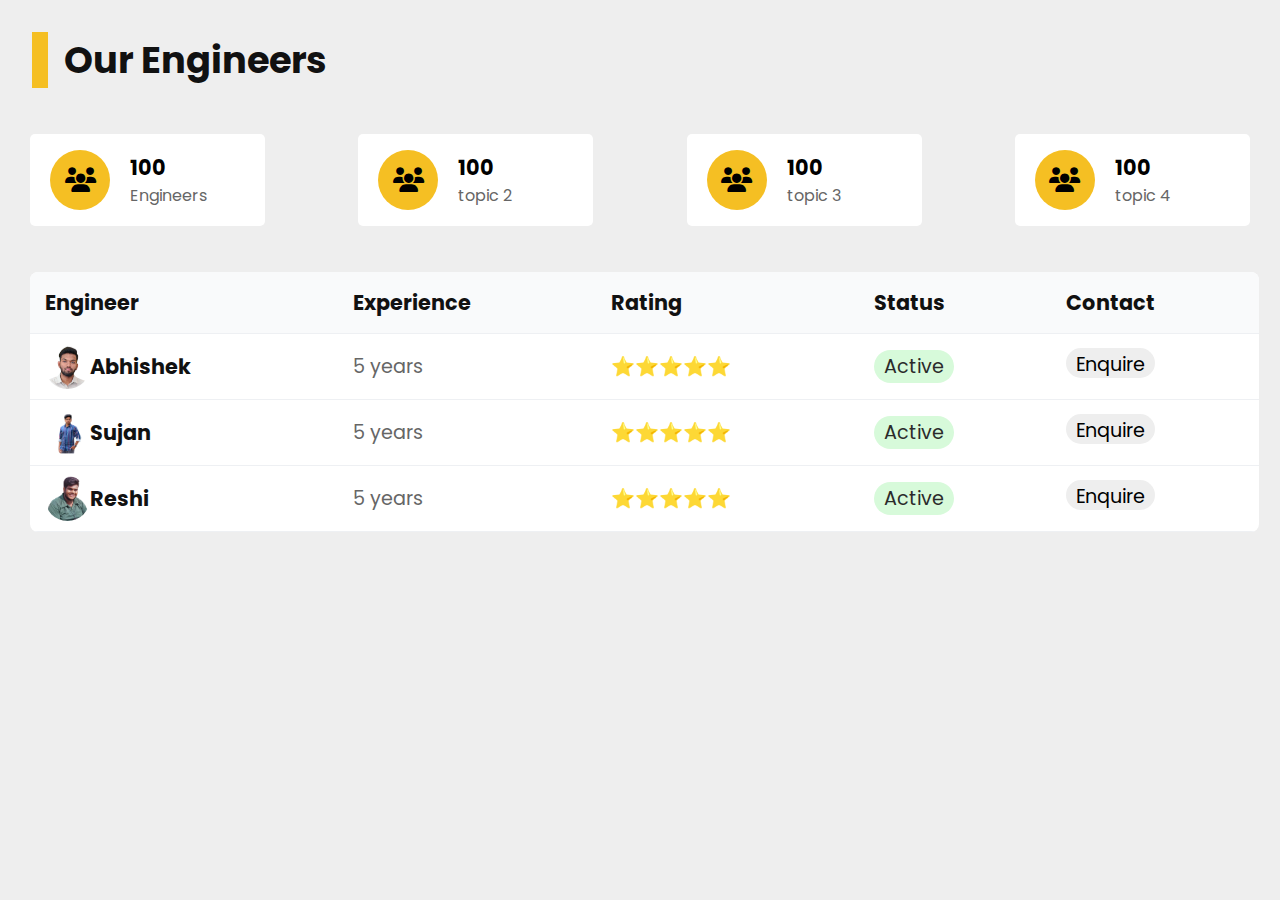
<file: construction/Arch.html>
<!DOCTYPE html>
<html lang="en">
<head>
    <meta charset="UTF-8">
    <meta http-equiv="X-UA-Compatible" content="IE=edge">
    <meta name="viewport" content="width=device-width, initial-scale=1.0">
    <title>Architect</title>
    <link rel="stylesheet" href="https://cdnjs.cloudflare.com/ajax/libs/font-awesome/6.3.0/css/all.min.css">
    <link rel="stylesheet" href="css/contractor.css">
<body>
    <section id="interface">
        <h1 class="heading"> Our Engineers </h1>
        <div class="values">
            <div class="val-box">
                <i class="fa-solid fa-users"></i>
                <div>
                    <h3>100</h3>
                    <span>Engineers</span>
                </div>
            </div>

            <div class="val-box">
                <i class="fa-solid fa-users"></i>
                <div>
                    <h3>100</h3>
                    <span>topic 2</span>
                </div>
            </div>

            <div class="val-box">
                <i class="fa-solid fa-users"></i>
                <div>
                    <h3>100</h3>
                    <span>topic 3</span>
                </div>
            </div>

            <div class="val-box">
                <i class="fa-solid fa-users"></i>
                <div>
                    <h3>100</h3>
                    <span>topic 4</span>
                </div>
            </div>
        </div>

        <div class="board">
            <table width="100%">
                <thead>
                    <tr>
                        <td><h3>Engineer</h3></td>
                        <td><h3>Experience</h3></td>
                        <td><h3>Rating</h3></td>
                        <td><h3>Status</h3></td>
                        <td><h3>Contact</h3></td>
                    </tr>
                </thead>
                <tbody>
                    <tr>
                        <td class="People">
                            <img src="images/Abhishek.png">
                            <div class="people-de">
                                <h5>Abhishek</h5>
                            </div>
                        </td>

                        <td class="Experience"><p>5 years</p></td>

                        <td class="Rating"><p>⭐⭐⭐⭐⭐</p></td>

                        <td class="active"><p>Active</p></td>

                        <td class="Contact">
                            <a href="#" class="button"> Enquire</a>
                        </td>
                    </tr>

                    <tr>
                        <td class="People">
                            <img src="images/Sujan (1).png">
                            <div class="people-de">
                                <h5>Sujan</h5>
                            </div>
                        </td>

                        <td class="Experience"><p>5 years</p></td>

                        <td class="Rating"><p>⭐⭐⭐⭐⭐</p></td>

                        <td class="active"><p>Active</p></td>

                        <td class="Contact">
                            <a href="#" class="button"> Enquire</a>
                        </td>
                    </tr>

                    <tr>
                        <td class="People">
                            <img src="images/Reshi .png">
                            <div class="people-de">
                                <h5>Reshi</h5>
                            </div>
                        </td>

                        <td class="Experience"><p>5 years</p></td>

                        <td class="Rating"><p>⭐⭐⭐⭐⭐</p></td>

                        <td class="active"><p>Active</p></td>

                        <td class="Contact">
                            <a href="#" class="button"> Enquire</a>
                        </td>
                    </tr>
                </tbody>
            </table>
        </div>

    </section>
</body>
</html>
</file>
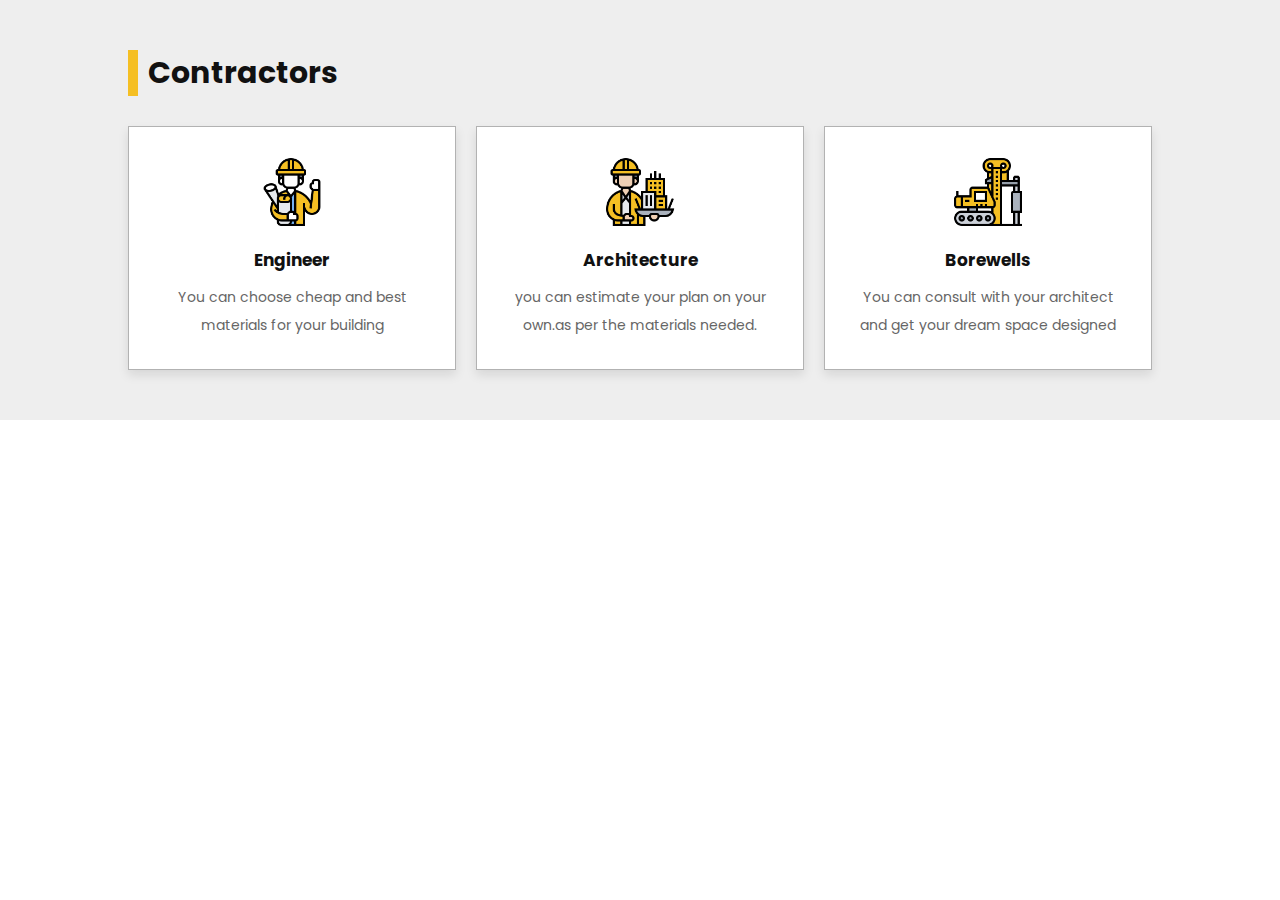
<file: construction/Contractors.html>
<!DOCTYPE html>
<html lang="en">
<head>
    <meta charset="UTF-8">
    <meta http-equiv="X-UA-Compatible" content="IE=edge">
    <meta name="viewport" content="width=device-width, initial-scale=1.0">
    <title>Contractors</title>
    <link rel="stylesheet" href="css/style.css">
    
</head>
<body>
   <section class="services" id="services">

      <h1 class="heading"> contractors </h1>
   
      <div class="box-container">
   
         <!-- <a href="Contractors.html"> 
            <div class="box">
               <img src="images/service-1.png" alt="">
               <h3>whole building contract</h3>
               <p>You can construct or renovate the building by our contractors</p>
            </div>
         </a>
          <div class="box"> 
            <img src="images/service-2.png" alt="">
            <h3>house renovation</h3>
            <p>Lorem ipsum dolor sit amet consectetur adipisicing elit. Fugit, necessitatibus.</p>
         </div>
   
         <div class="box">
            <img src="images/service-3.png" alt="">
            <h3>architechture design</h3>
            <p>Lorem ipsum dolor sit amet consectetur adipisicing elit. Fugit, necessitatibus.</p>
         </div>-->
   
         <a href="Engineer.html">
            <div class="box">
               <img src="images/engineer.png" alt="">
               <h3>Engineer</h3>
               <p>You can choose cheap and best materials for your building</p>
            </div>
         </a>
         <a href="Arch.html">
          <div class="box"> 
            <img src="images/architect.png" alt="">
            <h3>Architecture</h3>
            <p>you can estimate your plan on your own.as per the materials needed.</p>
         </div>
         </a>
         <div class="box">
            <img src="images/borewell.png" alt="">
            <h3>Borewells</h3>
            <p>You can consult with your architect and get your dream space designed </p>
         </div>
   
         <!-- <a href="Service partner.html"> 
            <div class="box">
               <img src="images/service-7.png" alt="">
               <h3> service partner  </h3>
               <p>You can book our service partner for your household services</p>
            </div>
         </a>
   
          <div class="box"> 
            <img src="images/service-8.png" alt="">
            <h3>interior Designing lab</h3>
            <p>you can design your dream space on your own for yours needs wiith simple tool kit</p>
         </div>
         
      </div>
   
   </section>
   
   services section ends -->
   
     
    
</body>
</html>
</file>
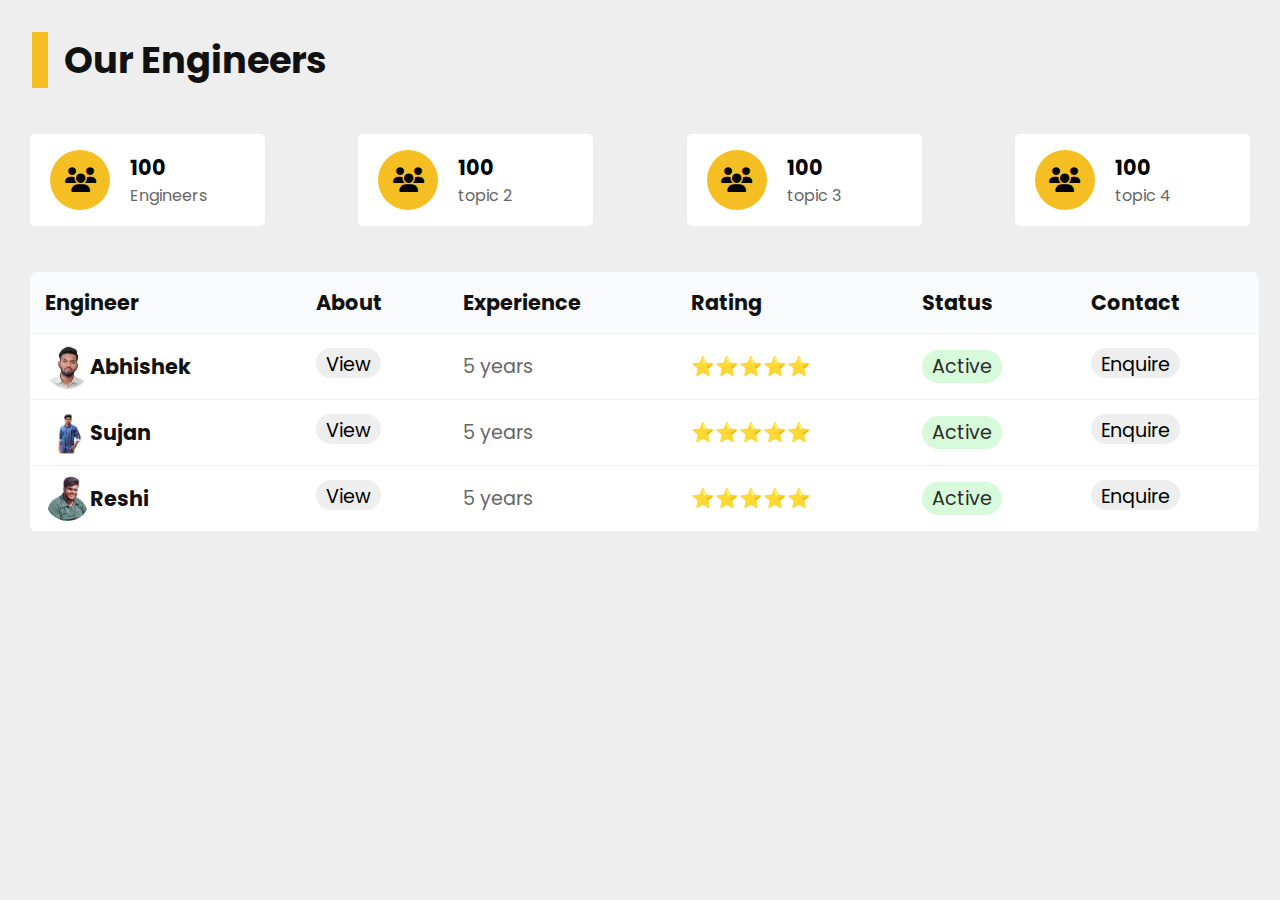
<file: construction/Engineer.html>
<!DOCTYPE html>
<html lang="en">
<head>
    <meta charset="UTF-8">
    <meta http-equiv="X-UA-Compatible" content="IE=edge">
    <meta name="viewport" content="width=device-width, initial-scale=1.0">
    <title>Engineer</title>
    <link rel="stylesheet" href="https://cdnjs.cloudflare.com/ajax/libs/font-awesome/6.3.0/css/all.min.css">
    <link rel="stylesheet" href="css/contractor.css">
<body>
    <section id="interface">
        <h1 class="heading"> Our Engineers </h1>
        <div class="values">
            <div class="val-box">
                <i class="fa-solid fa-users"></i>
                <div>
                    <h3>100</h3>
                    <span>Engineers</span>
                </div>
            </div>

            <div class="val-box">
                <i class="fa-solid fa-users"></i>
                <div>
                    <h3>100</h3>
                    <span>topic 2</span>
                </div>
            </div>

            <div class="val-box">
                <i class="fa-solid fa-users"></i>
                <div>
                    <h3>100</h3>
                    <span>topic 3</span>
                </div>
            </div>

            <div class="val-box">
                <i class="fa-solid fa-users"></i>
                <div>
                    <h3>100</h3>
                    <span>topic 4</span>
                </div>
            </div>
        </div>

        <div class="board">
            <table width="100%">
                <thead>
                    <tr>
                        <td><h3>Engineer</h3></td>
                        <td><h3>About</h3></td>
                        <td><h3>Experience</h3></td>
                        <td><h3>Rating</h3></td>
                        <td><h3>Status</h3></td>
                        <td><h3>Contact</h3></td>
                    </tr>
                </thead>
                <tbody>
                    <tr>
                        <td class="People">
                            <img src="images/Abhishek.png">
                            <div class="people-de">
                                <h5>Abhishek</h5>
                            </div>
                        </td>
                        <td class="about">
                            <a href="#" class="button"> View</a>
                        </td>

                        <td class="Experience"><p>5 years</p></td>

                        <td class="Rating"><p>⭐⭐⭐⭐⭐</p></td>

                        <td class="active"><p>Active</p></td>

                        <td class="Contact">
                            <a href="#" class="button"> Enquire</a>
                        </td>
                    </tr>

                    <tr>
                        <td class="People">
                            <img src="images/Sujan (1).png">
                            <div class="people-de">
                                <h5>Sujan</h5>
                            </div>
                        </td>
                        <td class="about">
                            <a href="#" class="button"> View</a>
                        </td>

                        <td class="Experience"><p>5 years</p></td>

                        <td class="Rating"><p>⭐⭐⭐⭐⭐</p></td>

                        <td class="active"><p>Active</p></td>

                        <td class="Contact">
                            <a href="#" class="button"> Enquire</a>
                        </td>
                    </tr>

                    <tr>
                        <td class="People">
                            <img src="images/Reshi .png">
                            <div class="people-de">
                                <h5>Reshi</h5>
                            </div>
                        </td>
                        <td class="about">
                            <a href="#" class="button"> View</a>
                        </td>

                        <td class="Experience"><p>5 years</p></td>

                        <td class="Rating"><p>⭐⭐⭐⭐⭐</p></td>

                        <td class="active"><p>Active</p></td>

                        <td class="Contact">
                            <a href="#" class="button"> Enquire</a>
                        </td>
                    </tr>
                </tbody>
            </table>
        </div>

    </section>
</body>
</html>
</file>
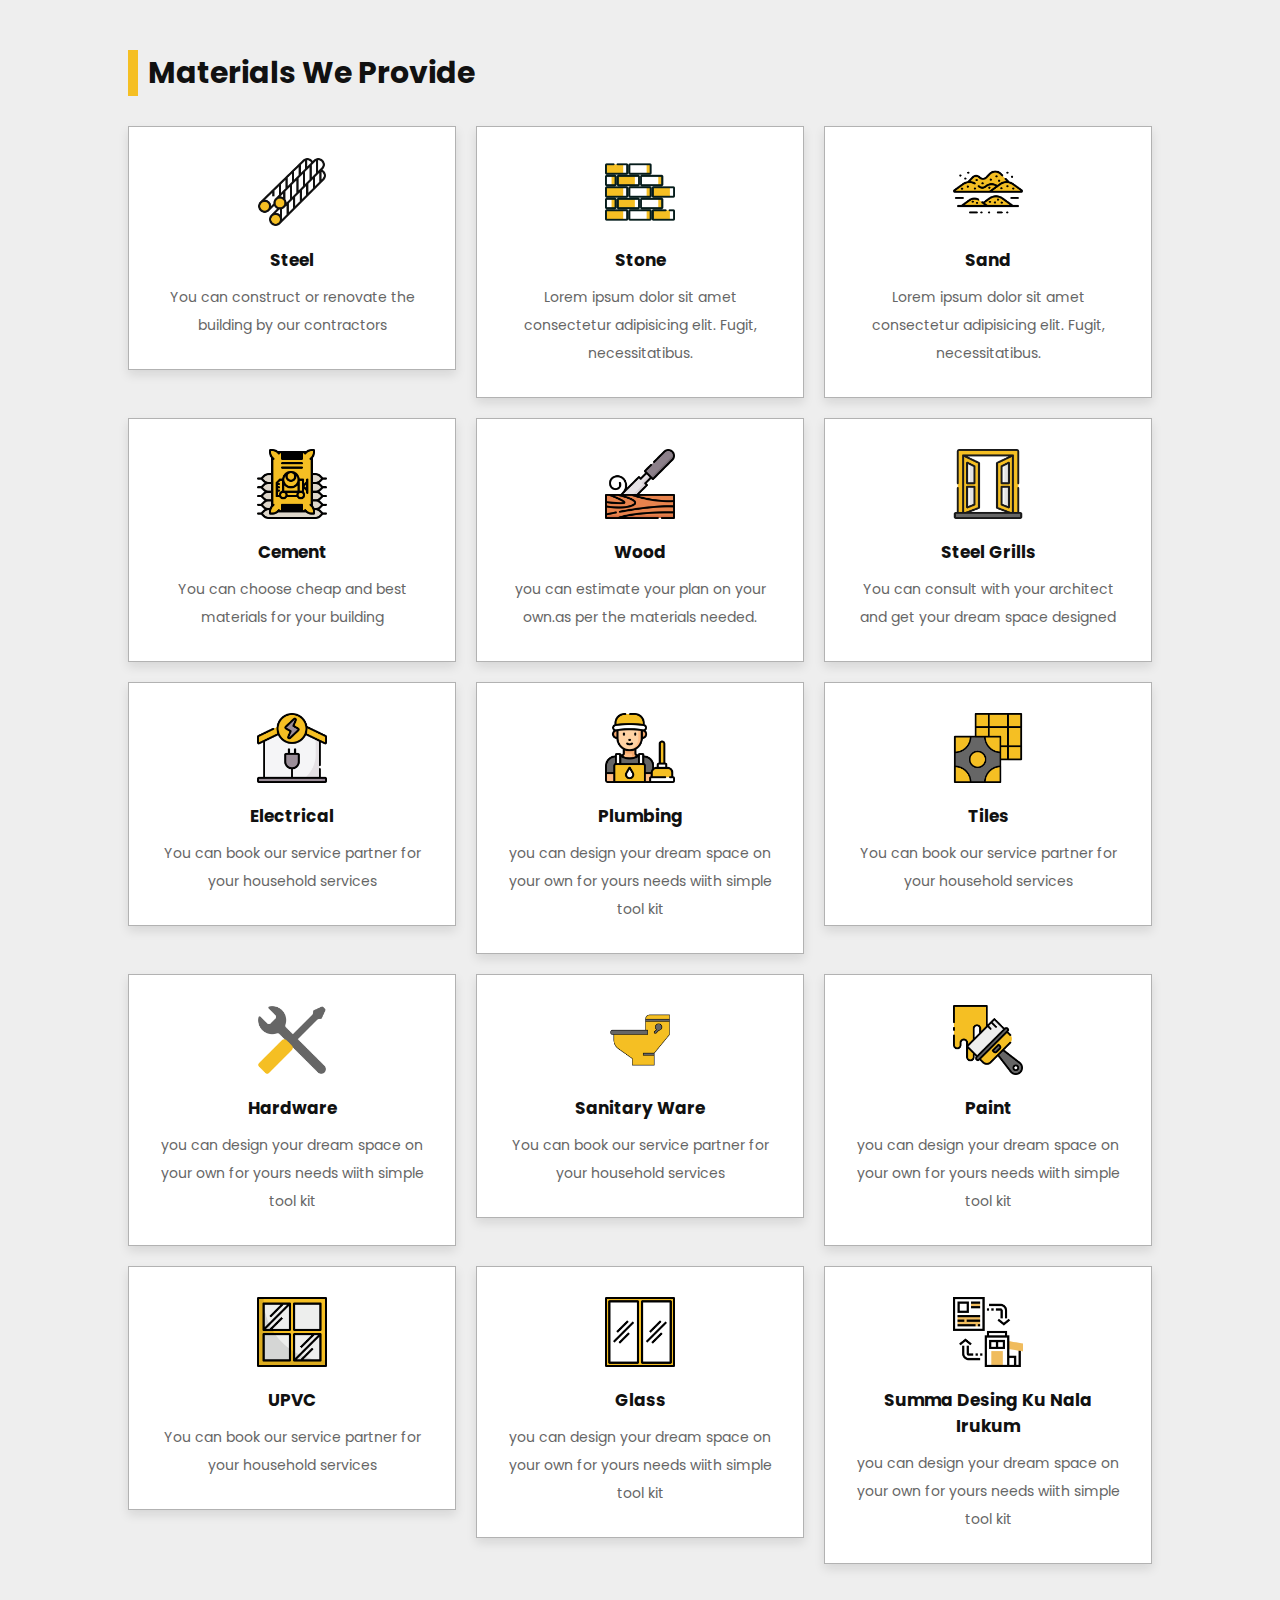
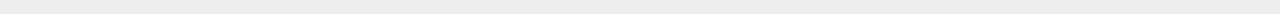
<file: construction/Materials.html>
<!DOCTYPE html>
<html lang="en">
<head>
    <meta charset="UTF-8">
    <meta http-equiv="X-UA-Compatible" content="IE=edge">
    <meta name="viewport" content="width=device-width, initial-scale=1.0">
    <link rel="stylesheet" href="css/style.css">
    <title>Materials</title>
</head>
<body>
    <!-- services section starts  -->

<section class="services" id="services">

    <h1 class="heading"> Materials We Provide </h1>
 
    <div class="box-container">
        <a href="steel.html">
          <div class="box">
             <img src="images/iron-bar.png" alt="">
             <h3>Steel</h3>
             <p>You can construct or renovate the building by our contractors</p>
          </div>
       </a>
       <a href="stone.html">
        <div class="box"> 
            <img src="images/brick.png" alt="">
            <h3>Stone</h3>
            <p>Lorem ipsum dolor sit amet consectetur adipisicing elit. Fugit, necessitatibus.</p>
        </div>
        </a>
        <a href="sand.html">
            <div class="box">
                <img src="images/sand.png" alt="">
                <h3>sand</h3>
                <p>Lorem ipsum dolor sit amet consectetur adipisicing elit. Fugit, necessitatibus.</p>
            </div>
        </a>
 
       <a href="cement.html">
          <div class="box">
             <img src="images/cement.png" alt="">
             <h3>cement</h3>
             <p>You can choose cheap and best materials for your building</p>
          </div>
       </a>
       <a href="wood.html">
        <div class="box"> 
          <img src="images/wood.png" alt="">
          <h3>wood</h3>
          <p>you can estimate your plan on your own.as per the materials needed.</p>
       </div>
       </a>
       <a href="steel grills.html">
        <div class="box">
            <img src="images/steel grills.png" alt="">
            <h3>steel grills</h3>
            <p>You can consult with your architect and get your dream space designed </p>
        </div>
        </a>
       
       <a href="electrical.html">
          <div class="box">
             <img src="images/electrical.png" alt="">
             <h3> electrical  </h3>
             <p>You can book our service partner for your household services</p>
          </div>
       </a>
       <a href="plumbing.html">
            <div class="box"> 
                <img src="images/plumbing.png" alt="">
                <h3>plumbing</h3>
                <p>you can design your dream space on your own for yours needs wiith simple tool kit</p>
            </div>
        </a>
        <a href="tiles.html">
            <div class="box">
                <img src="images/tile.png" alt="">
                <h3> tiles </h3>
                <p>You can book our service partner for your household services</p>
            </div>
        </a>
        <a href="hardware.html">
            <div class="box"> 
                <img src="images/hardware.png" alt="">
                <h3>hardware</h3>
                <p>you can design your dream space on your own for yours needs wiith simple tool kit</p>
            </div>
        </a>
        <a href="sanitary ware.html">
             <div class="box">
                <img src="images/sanitary ware.png" alt="">
                <h3> sanitary ware  </h3>
                <p>You can book our service partner for your household services</p>
            </div>
        </a>
        <a href="paint.html">
            <div class="box"> 
                <img src="images/paint.png" alt="">
                <h3>paint</h3>
                <p>you can design your dream space on your own for yours needs wiith simple tool kit</p>
            </div>
        </a>
        <a href="upvc.html">
            <div class="box">
                <img src="images/upvc.png" alt="">
                <h3> UPVC </h3>
                <p>You can book our service partner for your household services</p>
            </div>
        </a>
        <a href="glass.html">
            <div class="box"> 
                <img src="images/glass.png" alt="">
                <h3>Glass</h3>
                <p>you can design your dream space on your own for yours needs wiith simple tool kit</p>
            </div>
        </a>
        <a href="lab.html">
            <div class="box"> 
                <img src="images/service-8.png" alt="">
                <h3>Summa Desing Ku Nala Irukum</h3>
                <p>you can design your dream space on your own for yours needs wiith simple tool kit</p>
            </div>
        </a>
       
    </div>
 
 </section>
 
 <!-- services section ends -->
</body>
</html>
</file>
<file: construction/css/contractor.css>
@import url("https://fonts.googleapis.com/css2?family=Poppins:wght@100;200;300;400;500;600&display=swap");

:root {
  --yellow:#f5bf23;
  --black:#111;
  --white:#fff;
  --light-color:#666;
  --light-bg:#eee;
  --box-shadow:0 .5rem 1rem rgba(0,0,0,.1);
  --border:.1rem solid rgba(0,0,0,.3);
}

* {
  font-family: 'Poppins', sans-serif;
  margin: 0;
  padding: 0;
  -webkit-box-sizing: border-box;
          box-sizing: border-box;
  outline: none;
  border: none;
  text-decoration: none;
}

body{
  background-color: #eee;
}

.heading{
    margin-top: 2rem;
    margin-bottom: 1rem;
    font-size: 2.3rem;
    color: var(--black);
    text-transform: capitalize;
    padding-left: 1rem;
    margin-left: 2rem;
    border-left: 1rem solid var(--yellow);
    font-family: 'Poppins', sans-serif;
}
  
.values{
  padding: 30px 30px 0 30px;
  display: flex;
  justify-content: space-between;
  align-items: center;
  flex-wrap: wrap;
}

.values .val-box{
  background: #fff;
  width: 235px;
  padding: 16px 20px;
  gap: 5px;
  margin-bottom: 1rem;
  border-radius: 5px;
  display: flex;
  justify-content: flex-start;
  align-items: center;
}

.values .val-box i{
  font-size: 25px;
  width: 60px;
  height: 60px;
  line-height: 60px;
  border-radius: 50%;
  text-align: center;
  margin-right: 15px;
}

.values .val-box:nth-child(1) i{
  background: #f5bf23;
}

.values .val-box:nth-child(2) i{
  background: #f5bf23;
}

.values .val-box:nth-child(3) i{
  background: #f5bf23;
}

.values .val-box:nth-child(4) i{
  background: #f5bf23;
}

.values .val-box h3{
  font-size: 1.3rem;
}

.values .val-box span{
  font-size: 1rem;
  color: #666;
}

.board{
  width: 96%;
  margin: 30px 0 30px 30px;
  overflow: auto;
  background: #fff;
  border-radius: 8px;
  color: black;
}

.board h3{
  font-size: 1.3rem;
  color: var(--black);
  text-transform: capitalize;
}

.board img{
  width: 45px;
  height: 45px;
  object-fit: cover;
  border-radius: 50%;
  border-right: 15px;
}

.board h5{
  font-size: 1.3rem;
  text-transform: capitalize;
  color: var(--black);
}

.board p{
  font-weight: 400;
  font-size: 1.2rem;
  color: #666;
}

.board a{
  font-weight: 400;
  font-size: 1.2rem;
  color: black;
}

.board .People{
  display: flex;
  justify-content: flex-start;
  align-items: center;
  text-align: start;
}

.button{
  display: inline-block;
  height: 30px;
  padding: 2px 10px;
  background: #eee;
  border: none;
  outline: none;
  border-radius: 40px;
  overflow: hidden;
  cursor: pointer;
}

.button:hover{
  background: #666;
}

table{
  border-collapse: collapse;
}

tr{
  border-bottom: 1px solid #eef0f3;
}

thead td{
  font-size: 14px;
  text-transform: uppercase;
  font-weight: 400;
  background: #F9FAFB;
  text-align: start;
  padding: 15px;
}

tbody tr td{
  padding: 10px 15px;
}

.active p{
  background: #d7fada;
  padding: 2px 10px;
  display: inline-block;
  border-radius: 40px;
  color: #2b2b2b;
}

@media (max-width: 769px) {
  #interface{
    width: 100%;
    margin-left: 0px;
    display: inline-block;
  }

  .values{
    padding: 30px 30px 0 30px;
    justify-content: flex-start;
  }

  .values .val-box{
    padding: 16px 20px;
    margin: 10px 20px 10px 0;
  }

  .board{
    width: 92%;
    padding: 0;
    overflow-x: auto;
  }

  table{
    width: 100%;
    border-collapse: collapse;
  }
  
}
</file>
<file: construction/css/style.css>
@import url("https://fonts.googleapis.com/css2?family=Poppins:wght@100;200;300;400;500;600&display=swap");
:root {
  --yellow:#f5bf23;
  --black:#111;
  --white:#fff;
  --light-color:#666;
  --light-bg:#eee;
  --box-shadow:0 .5rem 1rem rgba(0,0,0,.1);
  --border:.1rem solid rgba(0,0,0,.3);
}

* {
  font-family: 'Poppins', sans-serif;
  margin: 0;
  padding: 0;
  -webkit-box-sizing: border-box;
          box-sizing: border-box;
  outline: none;
  border: none;
  text-decoration: none;
}

html {
  font-size: 62.5%;
  overflow-x: hidden;
  scroll-behavior: smooth;
  scroll-padding-top: 7rem;
}

html::-webkit-scrollbar {
  width: 1rem;
}

html::-webkit-scrollbar-track {
  background: transparent;
}

html::-webkit-scrollbar-thumb {
  background: var(--yellow);
}

section {
  padding: 5rem 10%;
}

.heading {
  margin-bottom: 3rem;
  font-size: 3rem;
  color: var(--black);
  text-transform: capitalize;
  padding-left: 1rem;
  border-left: 1rem solid var(--yellow);
}

.btn {
  display: inline-block;
  margin-top: 1rem;
  padding: 1rem 3rem;
  background: var(--black);
  color: var(--white);
  cursor: pointer;
  font-size: 1.7rem;
  text-transform: capitalize;
  -webkit-transition: .2s linear;
  transition: .2s linear;
}

.btn:hover {
  background: var(--yellow);
  color: var(--black);
}

@-webkit-keyframes fadeIn {
  0% {
    top: 50%;
    opacity: 0;
  }
}

@keyframes fadeIn {
  0% {
    top: 50%;
    opacity: 0;
  }
}

.header {
  position: -webkit-sticky;
  position: sticky;
  top: 0;
  left: 0;
  right: 0;
  -webkit-box-shadow: var(--box-shadow);
          box-shadow: var(--box-shadow);
  padding: 1.5rem 10%;
  display: -webkit-box;
  display: -ms-flexbox;
  display: flex;
  -webkit-box-align: center;
      -ms-flex-align: center;
          align-items: center;
  -webkit-box-pack: justify;
      -ms-flex-pack: justify;
          justify-content: space-between;
  z-index: 1000;
  background: var(--white);
}

.header .logo {
  font-size: 2.5rem;
  color: var(--black);
  text-transform: capitalize;
}

.header .logo span {
  color: var(--yellow);
}

.header .navbar a {
  font-size: 1.5rem;
  color: var(--black);
  text-transform: capitalize;
  margin: 0 1rem;
}

.header .navbar a:hover {
  color: var(--yellow);
}

.header .icons div {
  height: 5rem;
  width: 5rem;
  line-height: 5rem;
  font-size: 2rem;
  background: var(--light-bg);
  color: var(--black);
  cursor: pointer;
  text-align: center;
  margin-left: .3rem;
}

.header .icons div:hover {
  background: var(--black);
  color: var(--white);
}

.header #menu-btn {
  display: none;
}

.header .search-form {
  position: absolute;
  top: 120%;
  left: 50%;
  -webkit-transform: translateX(-50%);
          transform: translateX(-50%);
  width: 70rem;
  background: var(--white);
  -webkit-box-shadow: var(--box-shadow);
          box-shadow: var(--box-shadow);
  padding: 1rem;
  display: none;
  -webkit-box-align: center;
      -ms-flex-align: center;
          align-items: center;
  gap: 1rem;
  -webkit-animation: fadeIn .2s linear;
          animation: fadeIn .2s linear;
}

.header .search-form.active {
  display: -webkit-box;
  display: -ms-flexbox;
  display: flex;
}

.header .search-form input {
  width: 100%;
  padding: 1.2rem 1.4rem;
  background: var(--light-bg);
  font-size: 1.6rem;
  color: var(--light-color);
}

.header .search-form label {
  font-size: 2.5rem;
  color: var(--black);
  cursor: pointer;
  margin: 0 1rem;
}

.header .search-form label:hover {
  color: var(--yellow);
}

.header .login-form {
  position: absolute;
  top: 120%;
  left: 50%;
  -webkit-transform: translateX(-50%);
          transform: translateX(-50%);
  width: 40rem;
  background: var(--white);
  -webkit-box-shadow: var(--box-shadow);
          box-shadow: var(--box-shadow);
  padding: 2rem;
  text-align: center;
  -webkit-animation: fadeIn .2s linear;
          animation: fadeIn .2s linear;
  display: none;
}

.header .login-form.active {
  display: block;
}

.header .login-form h3 {
  font-size: 2.5rem;
  color: var(--black);
  text-transform: capitalize;
  padding-bottom: 1rem;
  text-transform: uppercase;
}

.header .login-form .box {
  width: 100%;
  padding: 1.2rem 1.4rem;
  background: var(--light-bg);
  font-size: 1.6rem;
  color: var(--light-color);
  margin: .7rem 0;
}

.header .login-form .flex {
  display: -webkit-box;
  display: -ms-flexbox;
  display: flex;
  -webkit-box-align: center;
      -ms-flex-align: center;
          align-items: center;
  gap: .5rem;
  padding-top: 1.5rem;
  padding-bottom: 1rem;
}

.header .login-form .flex label {
  font-size: 1.5rem;
  color: var(--light-color);
  cursor: pointer;
}

.header .login-form .flex a {
  font-size: 1.5rem;
  color: var(--light-color);
  margin-left: auto;
}

.header .login-form .flex a:hover {
  color: var(--yellow);
  text-decoration: underline;
}

.header .login-form .btn {
  width: 100%;
}

.header .login-form p {
  font-size: 1.5rem;
  color: var(--light-color);
  line-height: 2;
  padding-top: 1.5rem;
}

.header .login-form p a {
  color: var(--yellow);
}

.header .login-form p a:hover {
  text-decoration: underline;
}

.contact-info {
  position: absolute;
  top: 0;
  right: 0;
  width: 35rem;
  background: var(--white);
  height: 75rem;
  text-align: center;
  z-index: 1100;
  padding: 0 2rem;
  padding-top: 5rem;
  display: none;
}

.contact-info.active {
  -webkit-box-shadow: 0 0 0 100vw rgba(0, 0, 0, 0.7);
          box-shadow: 0 0 0 100vw rgba(0, 0, 0, 0.7);
  display: block;
}

.contact-info #close-contact-info {
  position: absolute;
  top: 1rem;
  right: 1.5rem;
  cursor: pointer;
  font-size: 4rem;
  color: var(--black);
}

.contact-info #close-contact-info:hover {
  -webkit-transform: rotate(90deg);
          transform: rotate(90deg);
}

.contact-info .info {
  padding: 2rem 0;
}

.contact-info .info i {
  height: 5rem;
  width: 5rem;
  line-height: 5rem;
  font-size: 2rem;
  background: var(--light-bg);
  color: var(--black);
  cursor: pointer;
  text-align: center;
  margin-bottom: .5rem;
}

.contact-info .info i:hover {
  background: var(--black);
  color: var(--white);
}

.contact-info .info h3 {
  font-size: 2rem;
  color: var(--black);
  text-transform: capitalize;
  padding: 1rem 0;
}

.contact-info .info p {
  font-size: 1.5rem;
  color: var(--light-color);
  line-height: 2;
}

.contact-info .share {
  padding-top: 2rem;
  border-top: var(--border);
  margin-top: 1rem;
}

.contact-info .share a {
  height: 3rem;
  width: 3rem;
  line-height: 3rem;
  font-size: 2rem;
  background: var(--light-bg);
  color: var(--black);
  cursor: pointer;
  text-align: center;
  margin: 0 .3rem;
}

.contact-info .share a:hover {
  background: var(--black);
  color: var(--white);
}

.home {
  padding: 0;
}

.home .slide {
  min-height: 49rem;
  display: -webkit-box;
  display: -ms-flexbox;
  display: flex;
  -webkit-box-align: center;
      -ms-flex-align: center;
          align-items: center;
  position: relative;
  background-size: cover !important;
  background-position: center !important;
}

.home .slide::before {
  content: '';
  position: absolute;
  top: 0;
  left: 0;
  height: 100%;
  width: 100%;
  background: -webkit-gradient(linear, left top, right top, from(var(--white)), to(transparent));
  background: linear-gradient(90deg, var(--white), transparent);
}

.home .slide .content {
  width: 50rem;
  position: relative;
}

.home .slide .content h3 {
  font-size: 6rem;
  color: var(--black);
  text-transform: capitalize;
  text-transform: uppercase;
}

.home .slide .content p {
  font-size: 1.4rem;
  color: var(--light-color);
  line-height: 2;
  padding: 1rem 0;
}

.home .swiper-button-next,
.home .swiper-button-prev {
  top: initial;
  bottom: 0;
  left: initial;
  right: 0;
  height: 5rem;
  width: 5rem;
  line-height: 5rem;
  background: var(--white);
}

.home .swiper-button-next:hover,
.home .swiper-button-prev:hover {
  background: var(--yellow);
}

.home .swiper-button-next::after,
.home .swiper-button-prev::after {
  font-size: 2rem;
  color: var(--black);
}

.home .swiper-button-prev {
  right: 5rem;
}

.about .row {
  display: -webkit-box;
  display: -ms-flexbox;
  display: flex;
  -webkit-box-align: center;
      -ms-flex-align: center;
          align-items: center;
  -ms-flex-wrap: wrap;
      flex-wrap: wrap;
  gap: 3rem;
}

.about .row .video {
  -webkit-box-flex: 1;
      -ms-flex: 1 1 41rem;
          flex: 1 1 41rem;
}

.about .row .video video {
  width: 100%;
}

.about .row .content {
  -webkit-box-flex: 1;
      -ms-flex: 1 1 41rem;
          flex: 1 1 41rem;
}

.about .row .content h3 {
  font-size: 2.5rem;
  color: var(--black);
  text-transform: capitalize;
}

.about .row .content p {
  font-size: 1.5rem;
  color: var(--light-color);
  line-height: 2;
  padding: 1rem 0;
}

.about .box-container {
  margin-top: 3rem;
  display: -ms-grid;
  display: grid;
  -ms-grid-columns: (minmax(16rem, 1fr))[auto-fit];
      grid-template-columns: repeat(auto-fit, minmax(16rem, 1fr));
  gap: 2rem;
  -webkit-box-align: end;
      -ms-flex-align: end;
          align-items: flex-end;
}

.about .box-container .box {
  text-align: center;
  background: var(--light-bg);
  padding: 3rem 2rem;
}

.about .box-container .box h3 {
  font-size: 4rem;
  color: var(--black);
  text-transform: capitalize;
}

.about .box-container .box p {
  font-size: 1.5rem;
  color: var(--light-color);
  line-height: 2;
  padding-top: .5rem;
}

.services {
  background: var(--light-bg);
}

h1{
  font-size: 3rem;
}

.services .box-container {
  margin-top: 3rem;
  display: -ms-grid;
  display: grid;
  -ms-grid-columns: (minmax(25rem, 1fr))[auto-fit];
      grid-template-columns: repeat(auto-fit, minmax(25rem, 1fr));
  gap: 2rem;
}

.services .box-container .box {
  text-align: center;
  padding: 3rem;
  background: var(--white);
  -webkit-box-shadow: var(--box-shadow);
          box-shadow: var(--box-shadow);
  border: var(--border);
}

.services .box-container .box:hover img {
  -webkit-transform: translateY(-1rem);
          transform: translateY(-1rem);
}

.services .box-container .box img {
  height: 7rem;
  margin-bottom: .5rem;
  -webkit-transition: .2s linear;
  transition: .2s linear;
}

.services .box-container .box h3 {
  font-size: 1.7rem;
  color: var(--black);
  text-transform: capitalize;
  padding: 1rem 0;
}

.services .box-container .box p {
  font-size: 1.4rem;
  color: var(--light-color);
  line-height: 2;
}

.projects {
  background: var(--black);
}

.projects .heading {
  color: var(--white);
}

.projects .box-container {
  display: -ms-grid;
  display: grid;
  -ms-grid-columns: (minmax(25rem, 1fr))[auto-fit];
      grid-template-columns: repeat(auto-fit, minmax(25rem, 1fr));
  gap: 2rem;
}

.projects .box-container .box {
  cursor: initial;
}

.projects .box-container .box:hover .image img {
  -webkit-transform: scale(1.1);
          transform: scale(1.1);
}

.projects .box-container .box .image {
  height: 20rem;
  overflow: hidden;
}

.projects .box-container .box .image img {
  height: 100%;
  width: 100%;
  -o-object-fit: cover;
     object-fit: cover;
  -webkit-transition: .2s linear;
  transition: .2s linear;
}

.projects .box-container .box .content {
  display: -webkit-box;
  display: -ms-flexbox;
  display: flex;
  background: var(--white);
  -webkit-box-pack: justify;
      -ms-flex-pack: justify;
          justify-content: space-between;
}

.projects .box-container .box .content .info {
  padding: 1rem 2rem;
}

.projects .box-container .box .content .info h3 {
  font-size: 1.7rem;
  color: var(--black);
  text-transform: capitalize;
}

.projects .box-container .box .content .info p {
  font-size: 1.5rem;
  color: var(--light-color);
  line-height: 2;
}

.projects .box-container .box .content i {
  width: 7.5rem;
  font-size: 3rem;
  background: var(--yellow);
  color: var(--white);
  cursor: pointer;
  text-align: center;
  line-height: 7.5rem;
}

.reviews .slide p {
  padding: 1.5rem;
  background: var(--light-bg);
  position: relative;
  margin-bottom: 3rem;
  font-size: 1.4rem;
  color: var(--light-color);
  line-height: 2;
}

.reviews .slide p::before {
  content: '';
  position: absolute;
  bottom: -1rem;
  left: 2rem;
  height: 2rem;
  width: 2rem;
  background: var(--light-bg);
  -webkit-transform: rotate(45deg);
          transform: rotate(45deg);
}

.reviews .slide .user {
  display: -webkit-box;
  display: -ms-flexbox;
  display: flex;
  -webkit-box-align: center;
      -ms-flex-align: center;
          align-items: center;
  gap: 1.5rem;
}

.reviews .slide .user img {
  height: 7rem;
  width: 7rem;
}

.reviews .slide .user h3 {
  font-size: 2rem;
  color: var(--black);
  text-transform: capitalize;
}

.reviews .slide .user .stars {
  padding-top: .5rem;
}

.reviews .slide .user .stars i {
  font-size: 1.4rem;
  color: var(--yellow);
}

.pricing {
  background: var(--light-bg);
}

.pricing .box-container {
  display: -ms-grid;
  display: grid;
  -ms-grid-columns: (minmax(30rem, 1fr))[auto-fit];
      grid-template-columns: repeat(auto-fit, minmax(30rem, 1fr));
  gap: 2rem;
}

.pricing .box-container .box {
  background: var(--white);
  text-align: center;
  padding: 2rem;
  border: var(--border);
  -webkit-box-shadow: var(--box-shadow);
          box-shadow: var(--box-shadow);
}

.pricing .box-container .box i {
  font-size: 3rem;
  height: 7rem;
  width: 7rem;
  line-height: 7rem;
  border-radius: 50%;
  margin-bottom: 2rem;
  background: var(--yellow);
  color: var(--black);
}

.pricing .box-container .box h3 {
  font-size: 2rem;
  color: var(--black);
  text-transform: capitalize;
  font-weight: normal;
}

.pricing .box-container .box .price {
  padding: 1rem 0;
  font-size: 5rem;
  color: var(--black);
  text-transform: capitalize;
}

.pricing .box-container .box .price span {
  font-size: 2rem;
}

.pricing .box-container .box .list {
  padding: 1rem 0;
}

.pricing .box-container .box .list p {
  padding: 1rem 0;
  font-size: 1.4rem;
  color: var(--light-color);
  line-height: 2;
}

.contact {
  background: var(--black);
}

.contact .heading {
  color: var(--white);
}

.contact .row {
  display: -webkit-box;
  display: -ms-flexbox;
  display: flex;
  -ms-flex-wrap: wrap;
      flex-wrap: wrap;
  gap: 2rem;
}

.contact .row .map {
  -webkit-box-flex: 1;
      -ms-flex: 1 1 41rem;
          flex: 1 1 41rem;
  width: 100%;
}

.contact .row form {
  -webkit-box-flex: 1;
      -ms-flex: 1 1 41rem;
          flex: 1 1 41rem;
  background: var(--white);
  padding: 2rem;
}

.contact .row form h3 {
  font-size: 2.5rem;
  color: var(--black);
  text-transform: capitalize;
}

.contact .row form .box {
  margin: .7rem 0;
  width: 100%;
  padding: 1.5rem 0;
  border-bottom: var(--border);
  font-size: 1.6rem;
  color: var(--light-color);
}

.contact .row form .box:focus {
  border-color: var(--yellow);
}

.contact .row form textarea {
  height: 15rem;
  resize: none;
}

.blogs {
  background: var(--light-bg);
}

.blogs .slide {
  text-align: center;
}

.blogs .slide:hover .image img {
  -webkit-transform: scale(1.1);
          transform: scale(1.1);
}

.blogs .slide .image {
  height: 25rem;
  width: 90%;
  overflow: hidden;
  margin: 0 auto;
  margin-bottom: -3rem;
}

.blogs .slide .image img {
  height: 100%;
  width: 100%;
  -o-object-fit: cover;
     object-fit: cover;
  -webkit-transition: .2s linear;
  transition: .2s linear;
}

.blogs .slide .content {
  padding: 2rem;
  padding-top: 5rem;
  background: var(--white);
  -webkit-box-shadow: 0 0 1.5rem rgba(0, 0, 0, 0.2);
          box-shadow: 0 0 1.5rem rgba(0, 0, 0, 0.2);
}

.blogs .slide .content h3 {
  font-size: 2rem;
  color: var(--black);
  text-transform: capitalize;
}

.blogs .slide .content p {
  padding: 1rem 0;
  font-size: 1.4rem;
  color: var(--light-color);
  line-height: 2;
}

.logo-container {
  text-align: center;
}

.logo-container img {
  height: 10rem;
  pointer-events: none;
  -webkit-user-select: none;
     -moz-user-select: none;
      -ms-user-select: none;
          user-select: none;
}

.footer {
  text-align: center;
}

.footer .links .btn {
  margin: .5rem;
}

.footer .credit {
  font-size: 2rem;
  color: var(--black);
  text-transform: capitalize;
  margin-top: 2rem;
  padding-top: 1rem;
}

.footer .credit span {
  color: var(--yellow);
}

@media (max-width: 1200px) {
  .header {
    padding: 1.5rem 2rem;
  }
  section {
    padding: 3rem 5%;
  }
}

@media (max-width: 991px) {
  html {
    font-size: 55%;
  }
  section {
    padding: 3rem 2rem;
  }
  .header #menu-btn {
    display: inline-block;
  }
  .header .navbar {
    position: absolute;
    top: 99%;
    left: 0;
    right: 0;
    background: var(--white);
    border-top: var(--border);
    border-bottom: var(--border);
    -webkit-clip-path: polygon(0 0, 100% 0, 100% 0, 0 0);
            clip-path: polygon(0 0, 100% 0, 100% 0, 0 0);
    -webkit-transition: .2s linear;
    transition: .2s linear;
  }
  .header .navbar.active {
    -webkit-clip-path: polygon(0 0, 100% 0, 100% 100%, 0 100%);
            clip-path: polygon(0 0, 100% 0, 100% 100%, 0 100%);
  }
  .header .navbar a {
    display: block;
    margin: 2rem;
  }
}

@media (max-width: 768px) {
  .header .search-form {
    width: 90%;
  }
  .header .login-form {
    width: 90%;
  }
  .home .slide {
    -webkit-box-pack: center;
        -ms-flex-pack: center;
            justify-content: center;
  }
  .home .slide .content {
    text-align: center;
  }
  .home .slide .content h3 {
    font-size: 3rem;
  }
}

@media (max-width: 450px) {
  html {
    font-size: 50%;
  }
  .about .row .content h3 {
    font-size: 2.5rem;
  }
}
/*# sourceMappingURL=style.css.map */
</file>
